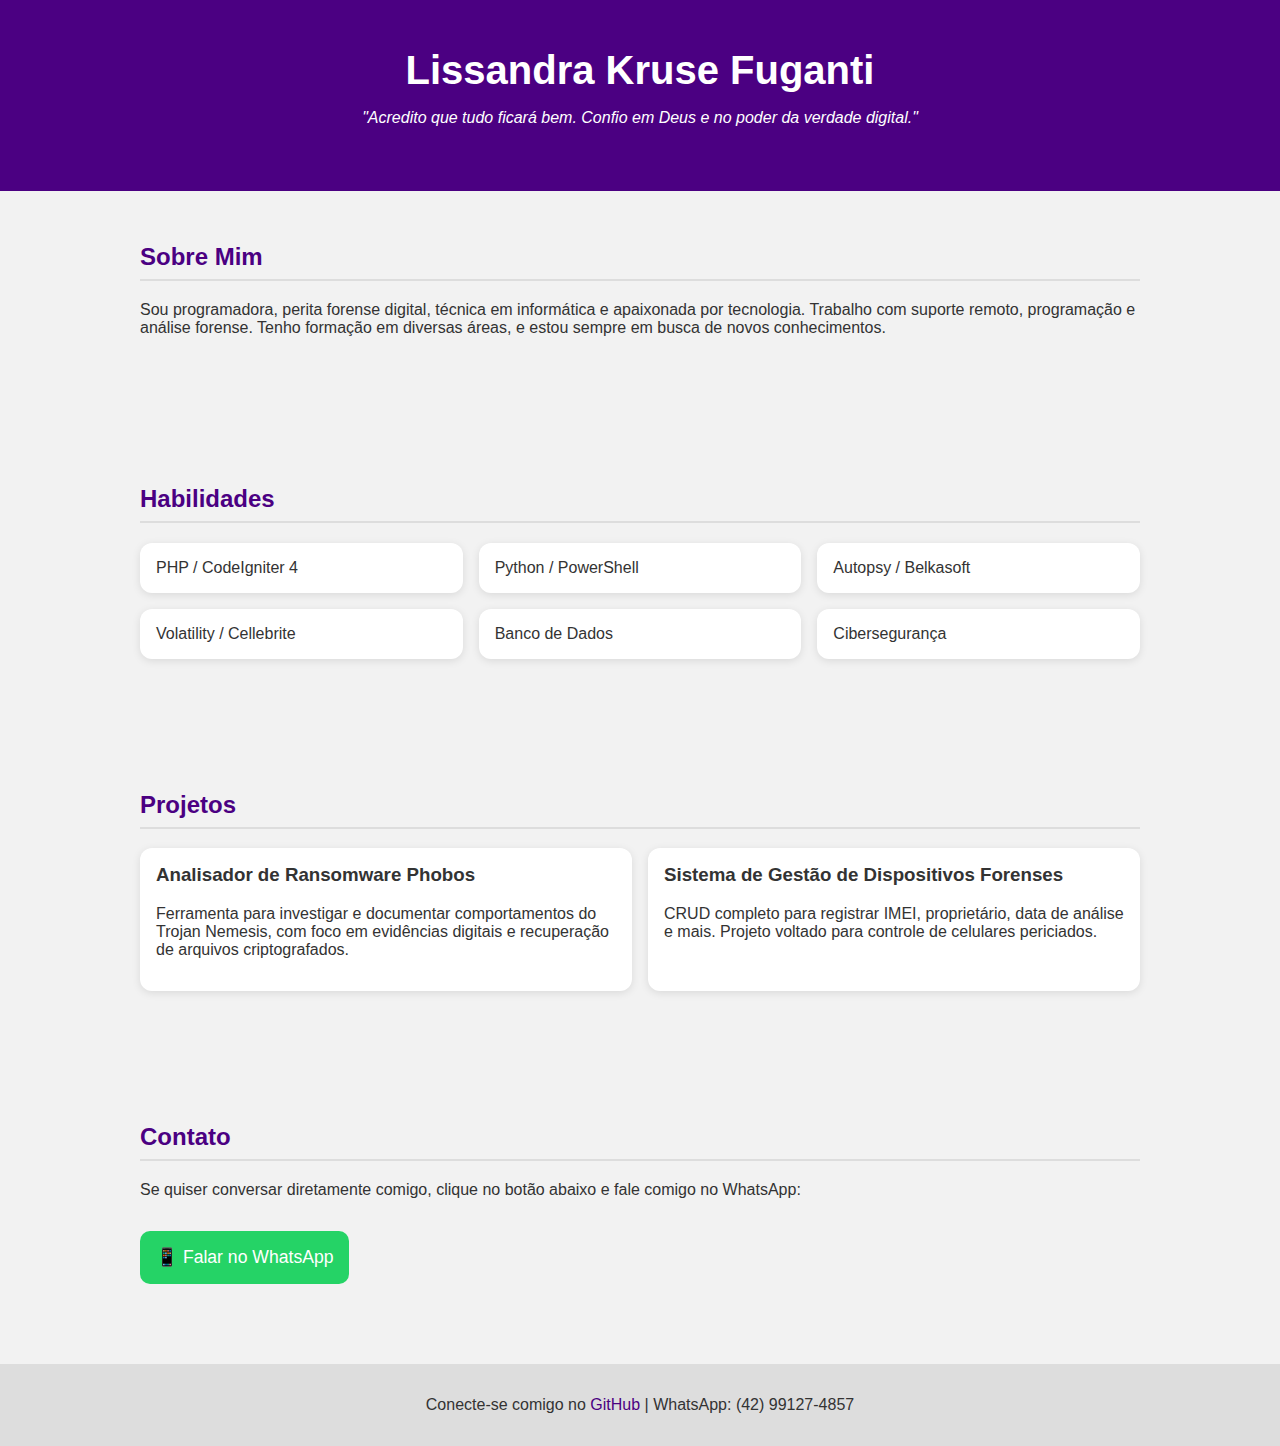
<file: index.html>
<!DOCTYPE html>
<html lang="pt-br">
<head>
  <meta charset="UTF-8" />
  <meta name="viewport" content="width=device-width, initial-scale=1.0"/>
  <title>Lissandra Kruse Fuganti | Portfólio</title>
  <style>
    body {
      margin: 0;
      font-family: 'Segoe UI', sans-serif;
      background: #f2f2f2;
      color: #333;
    }
    header {
      background: #4b0082;
      color: white;
      padding: 3rem 1rem;
      text-align: center;
    }
    header h1 {
      margin: 0;
      font-size: 2.5rem;
    }
    header p {
      font-style: italic;
    }
    section {
      padding: 2rem;
      max-width: 1000px;
      margin: auto;
    }
    .about, .skills, .projects, .contact {
      margin-bottom: 3rem;
    }
    h2 {
      color: #4b0082;
      border-bottom: 2px solid #ddd;
      padding-bottom: 0.5rem;
    }
    .skills-list, .project-list {
      display: grid;
      grid-template-columns: repeat(auto-fit, minmax(250px, 1fr));
      gap: 1rem;
    }
    .skill, .project {
      background: white;
      padding: 1rem;
      border-radius: 12px;
      box-shadow: 0 2px 8px rgba(0,0,0,0.1);
    }
    .project h3 {
      margin-top: 0;
    }
    .whatsapp-button {
      background-color: #25D366;
      color: white;
      padding: 1rem;
      font-size: 1.1rem;
      border: none;
      border-radius: 10px;
      cursor: pointer;
      text-align: center;
      text-decoration: none;
      display: inline-block;
      margin-top: 1rem;
    }
    .whatsapp-button:hover {
      background-color: #1ebe57;
    }
    footer {
      background: #ddd;
      padding: 1rem;
      text-align: center;
    }
    a {
      color: #4b0082;
      text-decoration: none;
    }
  </style>
</head>
<body>

<header>
  <h1>Lissandra Kruse Fuganti</h1>
  <p>"Acredito que tudo ficará bem. Confio em Deus e no poder da verdade digital."</p>
</header>

<section class="about">
  <h2>Sobre Mim</h2>
  <p>Sou programadora, perita forense digital, técnica em informática e apaixonada por tecnologia. Trabalho com suporte remoto, programação e análise forense. Tenho formação em diversas áreas, e estou sempre em busca de novos conhecimentos.</p>
</section>

<section class="skills">
  <h2>Habilidades</h2>
  <div class="skills-list">
    <div class="skill">PHP / CodeIgniter 4</div>
    <div class="skill">Python / PowerShell</div>
    <div class="skill">Autopsy / Belkasoft</div>
    <div class="skill">Volatility / Cellebrite</div>
    <div class="skill">Banco de Dados</div>
    <div class="skill">Cibersegurança</div>
  </div>
</section>

<section class="projects">
  <h2>Projetos</h2>
  <div class="project-list">
    <div class="project">
      <h3>Analisador de Ransomware Phobos</h3>
      <p>Ferramenta para investigar e documentar comportamentos do Trojan Nemesis, com foco em evidências digitais e recuperação de arquivos criptografados.</p>
    </div>
    <div class="project">
      <h3>Sistema de Gestão de Dispositivos Forenses</h3>
      <p>CRUD completo para registrar IMEI, proprietário, data de análise e mais. Projeto voltado para controle de celulares periciados.</p>
    </div>
  </div>
</section>

<section class="contact">
  <h2>Contato</h2>
  <p>Se quiser conversar diretamente comigo, clique no botão abaixo e fale comigo no WhatsApp:</p>
  <a class="whatsapp-button" href="https://wa.me/5542991274857" target="_blank">
    📱 Falar no WhatsApp
  </a>
</section>

<footer>
  <p>Conecte-se comigo no <a href="https://github.com/fuganti1976" target="_blank">GitHub</a> | WhatsApp: (42) 99127-4857</p>
</footer>

</body>
</html>
</file>
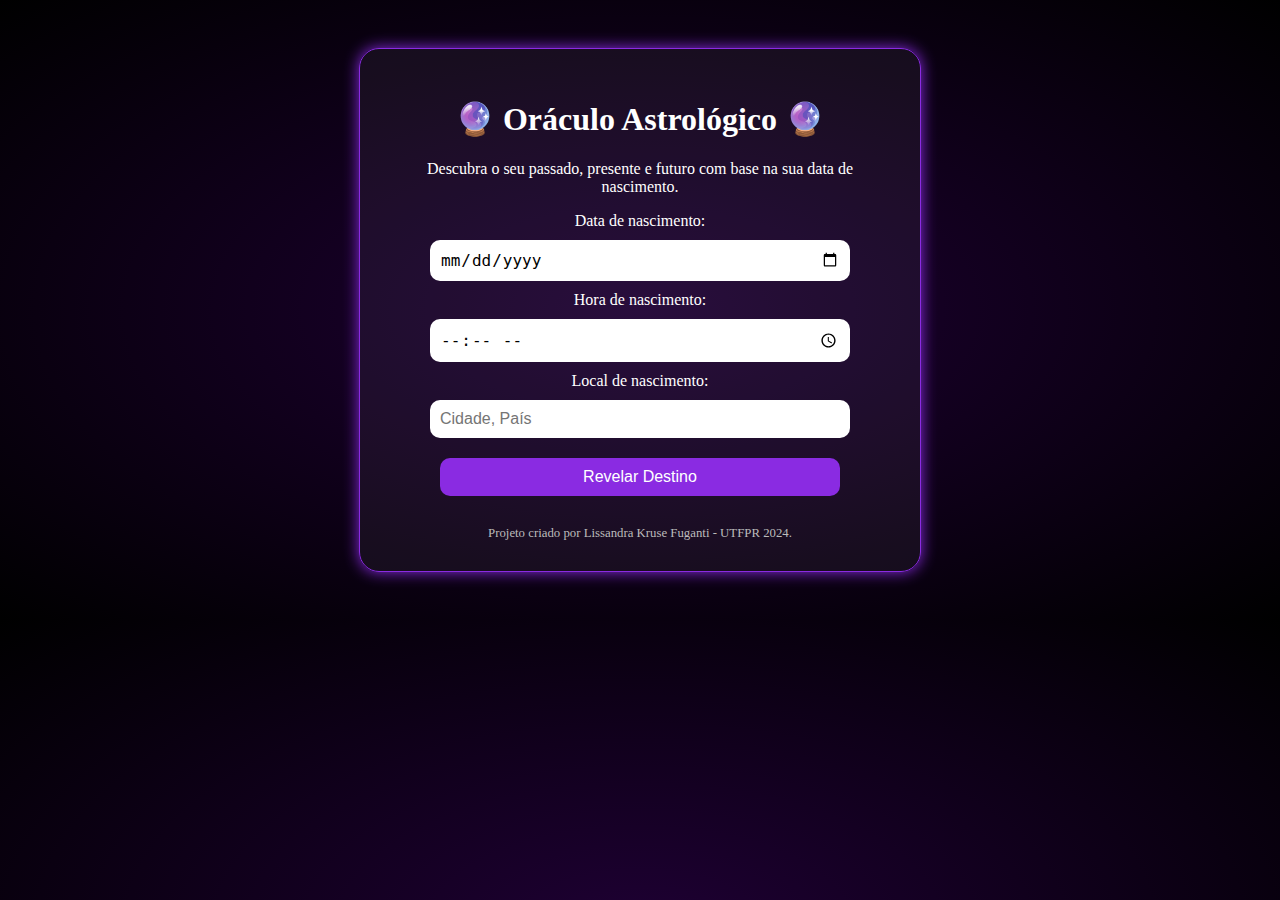
<file: astrologia.html>
<!DOCTYPE html>
<html lang="pt-BR">
<head>
  <meta charset="UTF-8">
  <meta name="viewport" content="width=device-width, initial-scale=1.0">
  <title>Oráculo Astrológico</title>
  <style>
    body {
      background: radial-gradient(ellipse at center, #1e0033 0%, #000000 100%);
      color: #fff;
      font-family: 'Georgia', serif;
      text-align: center;
      padding: 40px;
    }
    .container {
      background: rgba(255, 255, 255, 0.05);
      border: 1px solid #8a2be2;
      border-radius: 20px;
      padding: 30px;
      max-width: 500px;
      margin: auto;
      box-shadow: 0 0 15px #8a2be2;
    }
    input, button {
      padding: 10px;
      margin: 10px;
      width: 80%;
      border-radius: 10px;
      border: none;
      font-size: 1rem;
    }
    button {
      background-color: #8a2be2;
      color: white;
      cursor: pointer;
    }
    button:hover {
      background-color: #6a1ab0;
    }
    .hidden {
      display: none;
    }
    .credits {
      margin-top: 20px;
      font-size: 0.8rem;
      color: #bbb;
    }
  </style>
</head>
<body>
  <div class="container">
    <h1>🔮 Oráculo Astrológico 🔮</h1>
    <p>Descubra o seu passado, presente e futuro com base na sua data de nascimento.</p>
    <form id="astroForm">
      <label>Data de nascimento:</label>
      <input type="date" id="birthDate" required><br>
      <label>Hora de nascimento:</label>
      <input type="time" id="birthTime" required><br>
      <label>Local de nascimento:</label>
      <input type="text" id="birthPlace" placeholder="Cidade, País" required><br>
      <button type="submit">Revelar Destino</button>
    </form>
    <div id="result" class="hidden">
      <h2>✨ Sua Leitura Astrológica ✨</h2>
      <p id="past"></p>
      <p id="present"></p>
      <p id="future"></p>
    </div>
    <div class="credits">
      Projeto criado por Lissandra Kruse Fuganti - UTFPR 2024.
    </div>
  </div>

  <script>
    const form = document.getElementById("astroForm");
    const result = document.getElementById("result");
    const pastEl = document.getElementById("past");
    const presentEl = document.getElementById("present");
    const futureEl = document.getElementById("future");

    const signos = [
      { nome: "Áries",      inicio: "03-21", fim: "04-19" },
      { nome: "Touro",      inicio: "04-20", fim: "05-20" },
      { nome: "Gêmeos",     inicio: "05-21", fim: "06-20" },
      { nome: "Câncer",     inicio: "06-21", fim: "07-22" },
      { nome: "Leão",       inicio: "07-23", fim: "08-22" },
      { nome: "Virgem",     inicio: "08-23", fim: "09-22" },
      { nome: "Libra",      inicio: "09-23", fim: "10-22" },
      { nome: "Escorpião",  inicio: "10-23", fim: "11-21" },
      { nome: "Sagitário",  inicio: "11-22", fim: "12-21" },
      { nome: "Capricórnio",inicio: "12-22", fim: "01-19" },
      { nome: "Aquário",    inicio: "01-20", fim: "02-18" },
      { nome: "Peixes",     inicio: "02-19", fim: "03-20" },
    ];

    function descobrirSigno(dataStr) {
      const data = new Date(dataStr);
      const mes = (data.getMonth() + 1).toString().padStart(2, '0');
      const dia = data.getDate().toString().padStart(2, '0');
      const mmdd = `${mes}-${dia}`;

      for (let s of signos) {
        if (
          (s.inicio <= mmdd && mmdd <= s.fim) ||
          (s.inicio > s.fim && (mmdd >= s.inicio || mmdd <= s.fim))
        ) {
          return s.nome;
        }
      }
      return "Desconhecido";
    }

    function gerarMensagens(signo) {
      const mensagens = {
        "Áries": ["Você superou grandes desafios com coragem.","Seu presente pede ação e iniciativa.","O futuro reserva vitórias para quem ousar."],
        "Touro": ["Sua história é marcada por resistência e estabilidade.","O momento atual pede conexão com o corpo e prazer.","Em breve, uma nova fonte de segurança surgirá."],
        "Gêmeos": ["Você sempre buscou conhecimento e troca.","Agora é hora de comunicar suas ideias ao mundo.","Novos encontros trarão sabedoria inesperada."],
        "Câncer": ["Você carregou o passado como parte de sua alma.","O presente pede acolhimento e conexão emocional.","O futuro trará crescimento através da família e lar."],
        "Leão": ["Você nasceu para brilhar e liderar.","Este é um momento para afirmar sua luz.","O universo prepara aplausos e conquistas."],
        "Virgem": ["Você construiu sua história com dedicação.","Agora é hora de organizar e servir com propósito.","O futuro trará recompensas por sua disciplina."],
        "Libra": ["Seu passado foi guiado pela busca por harmonia.","O presente pede equilíbrio em suas relações.","Em breve, alianças importantes serão formadas."],
        "Escorpião": ["Você enfrentou sombras e renasceu várias vezes.","Agora é tempo de transformar dor em poder.","O futuro revela mistérios e grandes curas."],
        "Sagitário": ["Você sempre foi movido pela fé e aventura.","Neste momento, busque novos horizontes.","Grandes viagens – físicas ou espirituais – se aproximam."],
        "Capricórnio": ["Você construiu com esforço e responsabilidade.","Hoje é tempo de assumir o comando.","O futuro trará reconhecimento duradouro."],
        "Aquário": ["Você sempre foi diferente e visionário.","O presente pede inovação e autenticidade.","Um futuro revolucionário se desenha no seu caminho."],
        "Peixes": ["Sua alma viveu sonhos e intuições profundas.","Este é o momento de confiar no invisível.","Transformações espirituais estão chegando."]
      };

      return mensagens[signo] || ["Passado misterioso", "Presente indefinido", "Futuro incerto"];
    }

    form.addEventListener("submit", function(e) {
      e.preventDefault();
      const data = document.getElementById("birthDate").value;
      const signo = descobrirSigno(data);
      const [passado, presente, futuro] = gerarMensagens(signo);

      pastEl.textContent = `🔙 Passado (${signo}): ${passado}`;
      presentEl.textContent = `🔛 Presente: ${presente}`;
      futureEl.textContent = `🔮 Futuro: ${futuro}`;
      result.classList.remove("hidden");
    });
  </script>
</body>
</html>
</file>
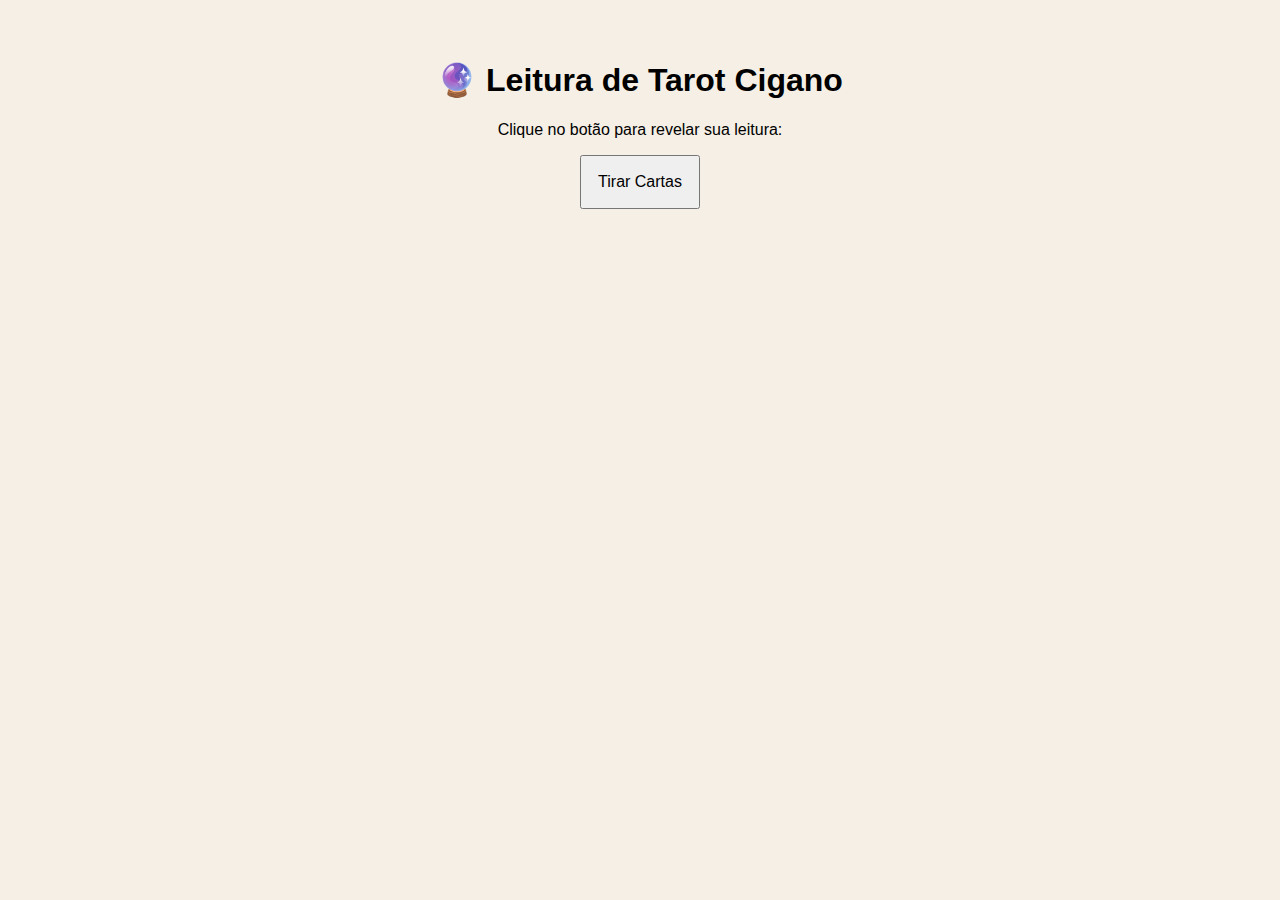
<file: cartas.html.html>
<!DOCTYPE html>
<html lang="pt-BR">
<head>
  <meta charset="UTF-8">
  <title>Leitura de Tarot Cigano</title>
  <style>
    body {
      font-family: Arial, sans-serif;
      text-align: center;
      padding: 2em;
      background: #f5efe6;
    }
    .carta {
      margin: 1em;
      padding: 1em;
      border: 1px solid #ccc;
      background: #fff;
      border-radius: 10px;
      box-shadow: 2px 2px 10px rgba(0,0,0,0.1);
    }
    button {
      padding: 1em;
      font-size: 1em;
      cursor: pointer;
    }
  </style>
</head>
<body>
  <h1>🔮 Leitura de Tarot Cigano</h1>
  <p>Clique no botão para revelar sua leitura:</p>
  <button onclick="lerCartas()">Tirar Cartas</button>

  <div id="resultado"></div>

  <script>
    const cartas = [
      {
        nome: "O Cavaleiro",
        significado: "Essa carta representa movimento, ação e chegada de novidades. Ela anuncia uma visita inesperada, uma mensagem importante ou um convite que trará mudanças. Se você estava esperando por uma resposta, ela está a caminho."
      },
      {
        nome: "O Trevo",
        significado: "O Trevo simboliza pequenas oportunidades e sorte passageira. Pode indicar obstáculos temporários que, com leveza e fé, podem ser superados. Aproveite o momento com sabedoria e mantenha o bom humor diante dos imprevistos."
      },
      {
        nome: "O Navio",
        significado: "Representa viagens, mudanças de ambiente ou novos rumos na vida. Pode ser tanto uma mudança física quanto emocional. Este é um bom momento para explorar novos horizontes e expandir seus limites."
      },
      {
        nome: "A Casa",
        significado: "Esta carta remete à família, estrutura, segurança e raízes. Pode indicar que o foco deve estar no seu lar ou em sua base emocional. Cuide do seu espaço interior e valorize quem está ao seu redor."
      },
      {
        nome: "A Árvore",
        significado: "A Árvore fala de crescimento, saúde e conexões espirituais profundas. Um bom sinal para questões de bem-estar e evolução pessoal. Plante boas sementes agora para colher frutos mais tarde."
      },
      {
        nome: "As Nuvens",
        significado: "Simboliza confusão, dúvidas e incertezas passageiras. O momento pede cautela. Evite decisões importantes por agora. Espere as nuvens se dissiparem para enxergar com mais clareza."
      },
      {
        nome: "A Serpente",
        significado: "A Serpente pode indicar sedução, traição ou uma pessoa manipuladora. Mas também representa sabedoria oculta e intuição aguçada. Preste atenção nos seus instintos. Nem tudo é o que parece ser."
      },
      {
        nome: "O Caixão",
        significado: "Fala de encerramentos, transformações e renascimentos. É hora de deixar o passado para trás. Algo precisa morrer para que algo novo possa nascer. Liberte-se do que te prende."
      },
      {
        nome: "A Estrela",
        significado: "Essa carta é um sinal de esperança, espiritualidade e proteção divina. Indica que você está no caminho certo. Confie nos seus sonhos e mantenha a fé, mesmo diante das dificuldades."
      },
      {
        nome: "O Sol",
        significado: "Simboliza sucesso, alegria, energia positiva e vitalidade. É um sinal claro de que dias melhores estão chegando. Acredite em você e siga em frente com coragem. A vitória é certa."
      }
    ];
    
    

    function lerCartas() {
      const resultado = document.getElementById("resultado");
      resultado.innerHTML = "";

      const sorteadas = [];
      while (sorteadas.length < 3) {
        const indice = Math.floor(Math.random() * cartas.length);
        if (!sorteadas.includes(indice)) {
          sorteadas.push(indice);
        }
      }

      const posicoes = ["Passado", "Presente", "Futuro"];
      sorteadas.forEach((indice, i) => {
        const carta = cartas[indice];
        const div = document.createElement("div");
        div.className = "carta";
        div.innerHTML = `<strong>${posicoes[i]}:</strong> ${carta.nome}<br><em>${carta.significado}</em>`;
        resultado.appendChild(div);
      });
    }
  </script>
</body>
</html>
</file>
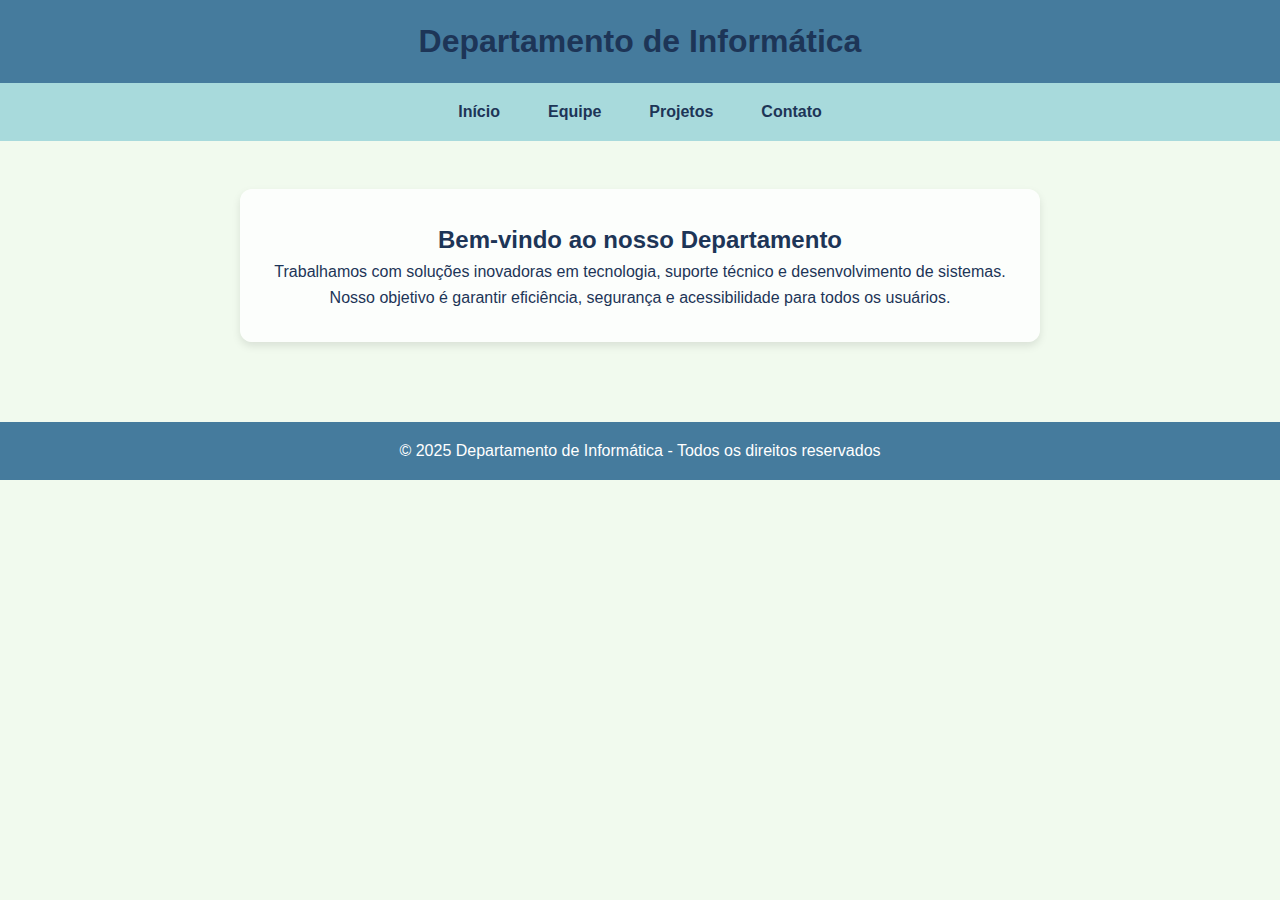
<file: departamento.html>
<!DOCTYPE html>
<html lang="pt-BR">
<head>
  <meta charset="UTF-8" />
  <meta name="viewport" content="width=device-width, initial-scale=1.0" />
  <title>Departamento de Informática</title>
  <style>
    :root {
      --cor-primaria: #a8dadc;
      --cor-secundaria: #f1faee;
      --cor-texto: #1d3557;
      --cor-destaque: #ffb4a2;
      --cor-menu: #457b9d;
    }

    * {
      margin: 0;
      padding: 0;
      box-sizing: border-box;
    }

    body {
      font-family: "Segoe UI", Tahoma, Geneva, Verdana, sans-serif;
      background-color: var(--cor-secundaria);
      color: var(--cor-texto);
      line-height: 1.6;
      padding: 0;
    }

    header {
      background-color: var(--cor-menu);
      color: white;
      padding: 1rem;
      text-align: center;
    }

    nav {
      display: flex;
      justify-content: center;
      gap: 1rem;
      flex-wrap: wrap;
      background-color: var(--cor-primaria);
      padding: 0.5rem;
    }

    nav a {
      text-decoration: none;
      color: var(--cor-texto);
      font-weight: bold;
      padding: 0.5rem 1rem;
      border-radius: 8px;
      transition: background 0.3s;
    }

    nav a:hover {
      background-color: var(--cor-destaque);
    }

    main {
      padding: 2rem;
      text-align: center;
    }

    section {
      background-color: #ffffffcc;
      padding: 2rem;
      margin: 1rem auto;
      border-radius: 12px;
      max-width: 800px;
      box-shadow: 0 4px 8px rgba(0, 0, 0, 0.1);
    }

    h1, h2 {
      color: var(--cor-texto);
    }

    footer {
      text-align: center;
      padding: 1rem;
      background-color: var(--cor-menu);
      color: white;
      margin-top: 2rem;
    }

    @media (max-width: 600px) {
      nav {
        flex-direction: column;
      }

      section {
        margin: 1rem;
      }
    }
  </style>
</head>
<body>
  <header>
    <h1>Departamento de Informática</h1>
  </header>

  <nav aria-label="Menu principal">
    <a href="#">Início</a>
    <a href="#">Equipe</a>
    <a href="#">Projetos</a>
    <a href="#">Contato</a>
  </nav>

  <main>
    <section>
      <h2>Bem-vindo ao nosso Departamento</h2>
      <p>Trabalhamos com soluções inovadoras em tecnologia, suporte técnico e desenvolvimento de sistemas. Nosso objetivo é garantir eficiência, segurança e acessibilidade para todos os usuários.</p>
    </section>
  </main>

  <footer>
    &copy; 2025 Departamento de Informática - Todos os direitos reservados
  </footer>
</body>
</html>
</file>
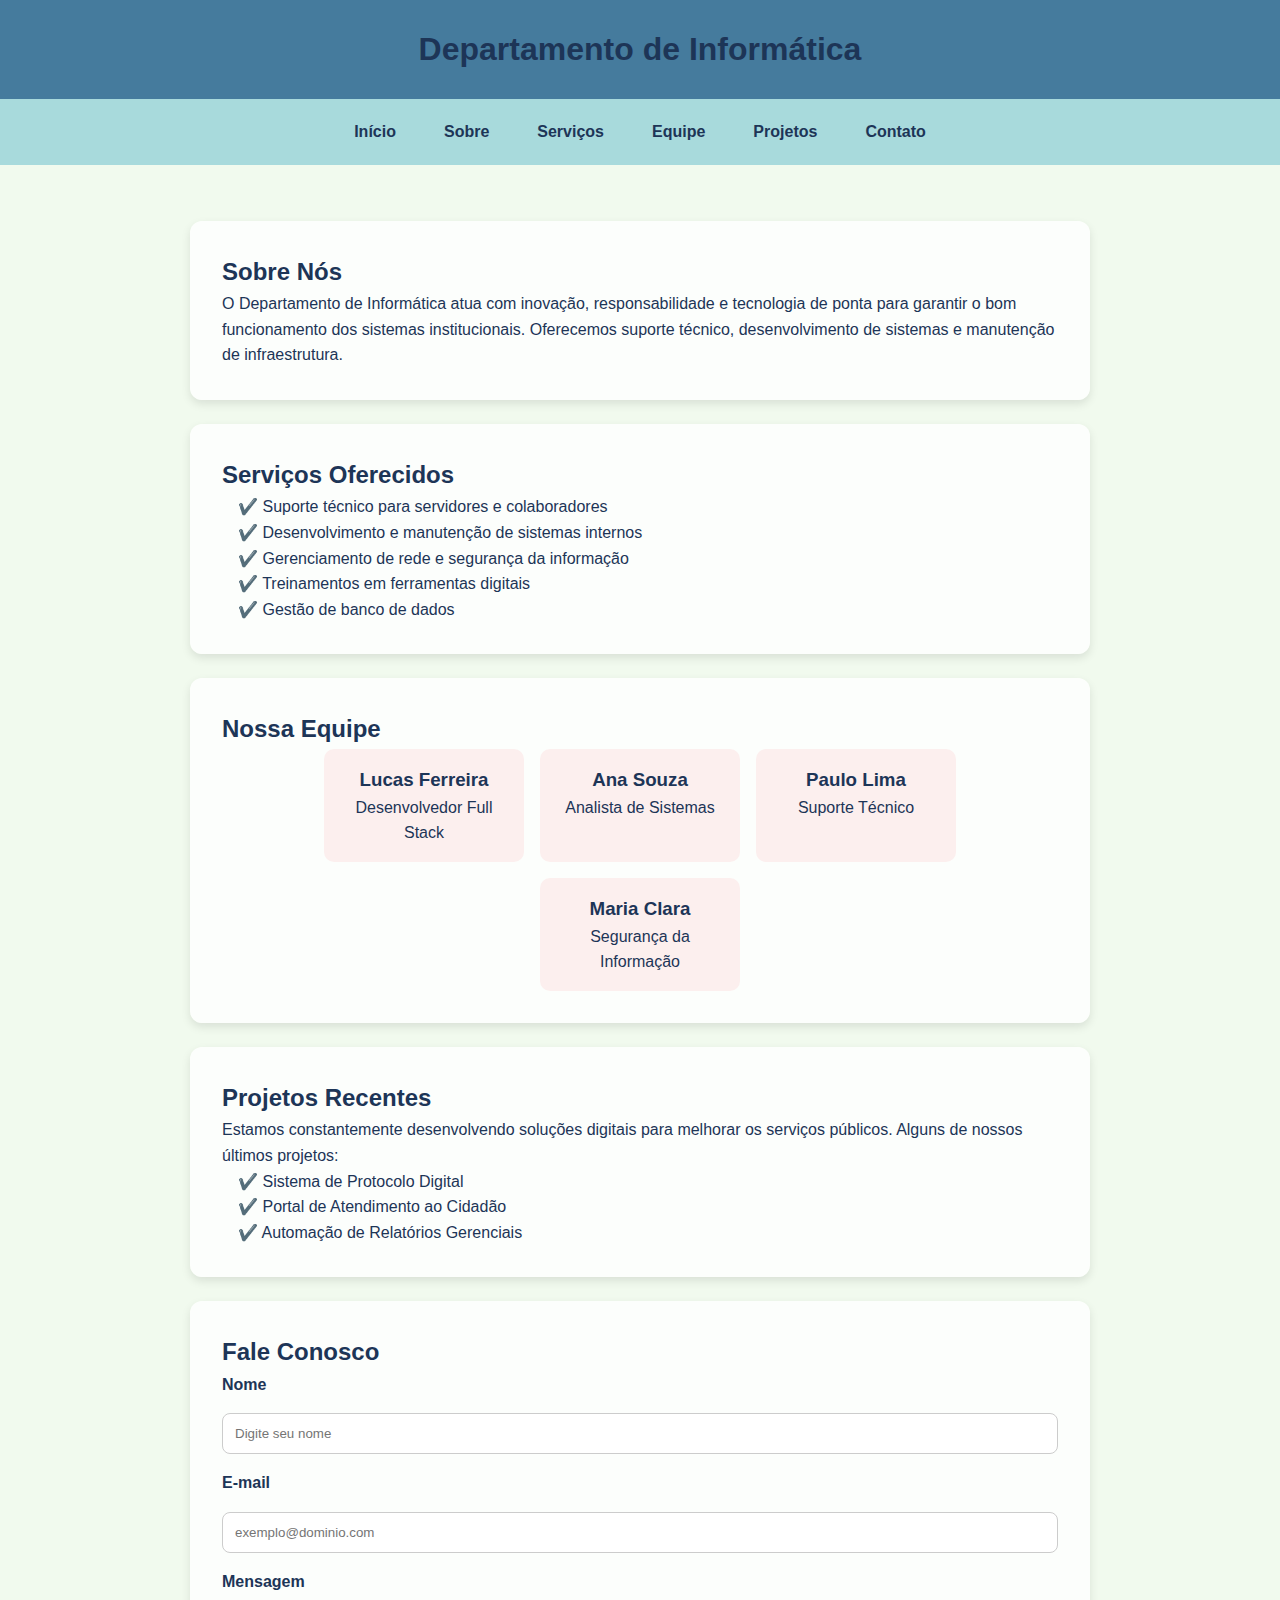
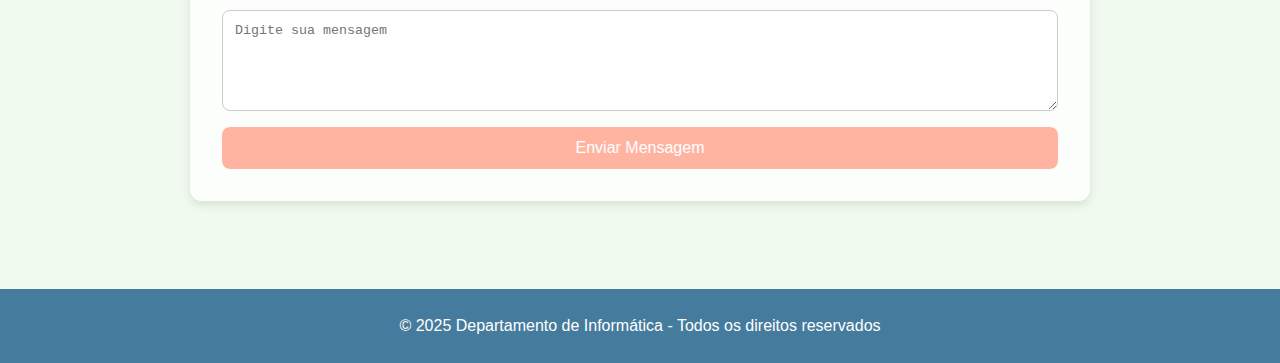
<file: departamento2.html>
<!DOCTYPE html>
<html lang="pt-BR">
<head>
  <meta charset="UTF-8" />
  <meta name="viewport" content="width=device-width, initial-scale=1.0" />
  <title>Departamento de Informática</title>
  <style>
    :root {
      --cor-primaria: #a8dadc;
      --cor-secundaria: #f1faee;
      --cor-texto: #1d3557;
      --cor-destaque: #ffb4a2;
      --cor-menu: #457b9d;
    }

    * {
      margin: 0;
      padding: 0;
      box-sizing: border-box;
    }

    body {
      font-family: "Segoe UI", Tahoma, Geneva, Verdana, sans-serif;
      background-color: var(--cor-secundaria);
      color: var(--cor-texto);
      line-height: 1.6;
    }

    header {
      background-color: var(--cor-menu);
      color: white;
      padding: 1.5rem;
      text-align: center;
    }

    nav {
      display: flex;
      justify-content: center;
      gap: 1rem;
      flex-wrap: wrap;
      background-color: var(--cor-primaria);
      padding: 0.75rem;
    }

    nav a {
      text-decoration: none;
      color: var(--cor-texto);
      font-weight: bold;
      padding: 0.5rem 1rem;
      border-radius: 8px;
      transition: background 0.3s;
    }

    nav a:hover {
      background-color: var(--cor-destaque);
    }

    main {
      padding: 2rem;
    }

    section {
      background-color: #ffffffcc;
      padding: 2rem;
      margin: 1.5rem auto;
      border-radius: 12px;
      max-width: 900px;
      box-shadow: 0 4px 10px rgba(0, 0, 0, 0.1);
    }

    h1, h2 {
      color: var(--cor-texto);
    }

    ul {
      list-style: none;
      padding-left: 1rem;
    }

    ul li::before {
      content: "✔️ ";
      color: var(--cor-destaque);
    }

    .equipe {
      display: flex;
      flex-wrap: wrap;
      gap: 1rem;
      justify-content: center;
    }

    .membro {
      background-color: #fcefee;
      border-radius: 10px;
      padding: 1rem;
      width: 200px;
      text-align: center;
    }

    form {
      display: flex;
      flex-direction: column;
      gap: 1rem;
    }

    label {
      font-weight: bold;
    }

    input, textarea {
      padding: 0.75rem;
      border-radius: 8px;
      border: 1px solid #ccc;
    }

    button {
      background-color: var(--cor-destaque);
      color: white;
      border: none;
      padding: 0.75rem;
      border-radius: 8px;
      font-size: 1rem;
      cursor: pointer;
    }

    button:hover {
      background-color: #ffa38a;
    }

    footer {
      text-align: center;
      padding: 1.5rem;
      background-color: var(--cor-menu);
      color: white;
      margin-top: 2rem;
    }

    @media (max-width: 600px) {
      nav {
        flex-direction: column;
      }

      .equipe {
        flex-direction: column;
        align-items: center;
      }

      section {
        margin: 1rem;
      }
    }
  </style>
</head>
<body>
  <header>
    <h1>Departamento de Informática</h1>
  </header>

  <nav aria-label="Menu principal">
    <a href="#">Início</a>
    <a href="#sobre">Sobre</a>
    <a href="#servicos">Serviços</a>
    <a href="#equipe">Equipe</a>
    <a href="#projetos">Projetos</a>
    <a href="#contato">Contato</a>
  </nav>

  <main>
    <section id="sobre">
      <h2>Sobre Nós</h2>
      <p>O Departamento de Informática atua com inovação, responsabilidade e tecnologia de ponta para garantir o bom funcionamento dos sistemas institucionais. Oferecemos suporte técnico, desenvolvimento de sistemas e manutenção de infraestrutura.</p>
    </section>

    <section id="servicos">
      <h2>Serviços Oferecidos</h2>
      <ul>
        <li>Suporte técnico para servidores e colaboradores</li>
        <li>Desenvolvimento e manutenção de sistemas internos</li>
        <li>Gerenciamento de rede e segurança da informação</li>
        <li>Treinamentos em ferramentas digitais</li>
        <li>Gestão de banco de dados</li>
      </ul>
    </section>

    <section id="equipe">
      <h2>Nossa Equipe</h2>
      <div class="equipe">
        <div class="membro">
          <h3>Lucas Ferreira</h3>
          <p>Desenvolvedor Full Stack</p>
        </div>
        <div class="membro">
          <h3>Ana Souza</h3>
          <p>Analista de Sistemas</p>
        </div>
        <div class="membro">
          <h3>Paulo Lima</h3>
          <p>Suporte Técnico</p>
        </div>
        <div class="membro">
          <h3>Maria Clara</h3>
          <p>Segurança da Informação</p>
        </div>
      </div>
    </section>

    <section id="projetos">
      <h2>Projetos Recentes</h2>
      <p>Estamos constantemente desenvolvendo soluções digitais para melhorar os serviços públicos. Alguns de nossos últimos projetos:</p>
      <ul>
        <li>Sistema de Protocolo Digital</li>
        <li>Portal de Atendimento ao Cidadão</li>
        <li>Automação de Relatórios Gerenciais</li>
      </ul>
    </section>

    <section id="contato">
      <h2>Fale Conosco</h2>
      <form aria-label="Formulário de contato">
        <label for="nome">Nome</label>
        <input type="text" id="nome" name="nome" placeholder="Digite seu nome" required>

        <label for="email">E-mail</label>
        <input type="email" id="email" name="email" placeholder="exemplo@dominio.com" required>

        <label for="mensagem">Mensagem</label>
        <textarea id="mensagem" name="mensagem" rows="5" placeholder="Digite sua mensagem" required></textarea>

        <button type="submit">Enviar Mensagem</button>
      </form>
    </section>
  </main>

  <footer>
    &copy; 2025 Departamento de Informática - Todos os direitos reservados
  </footer>
</body>
</html>
</file>
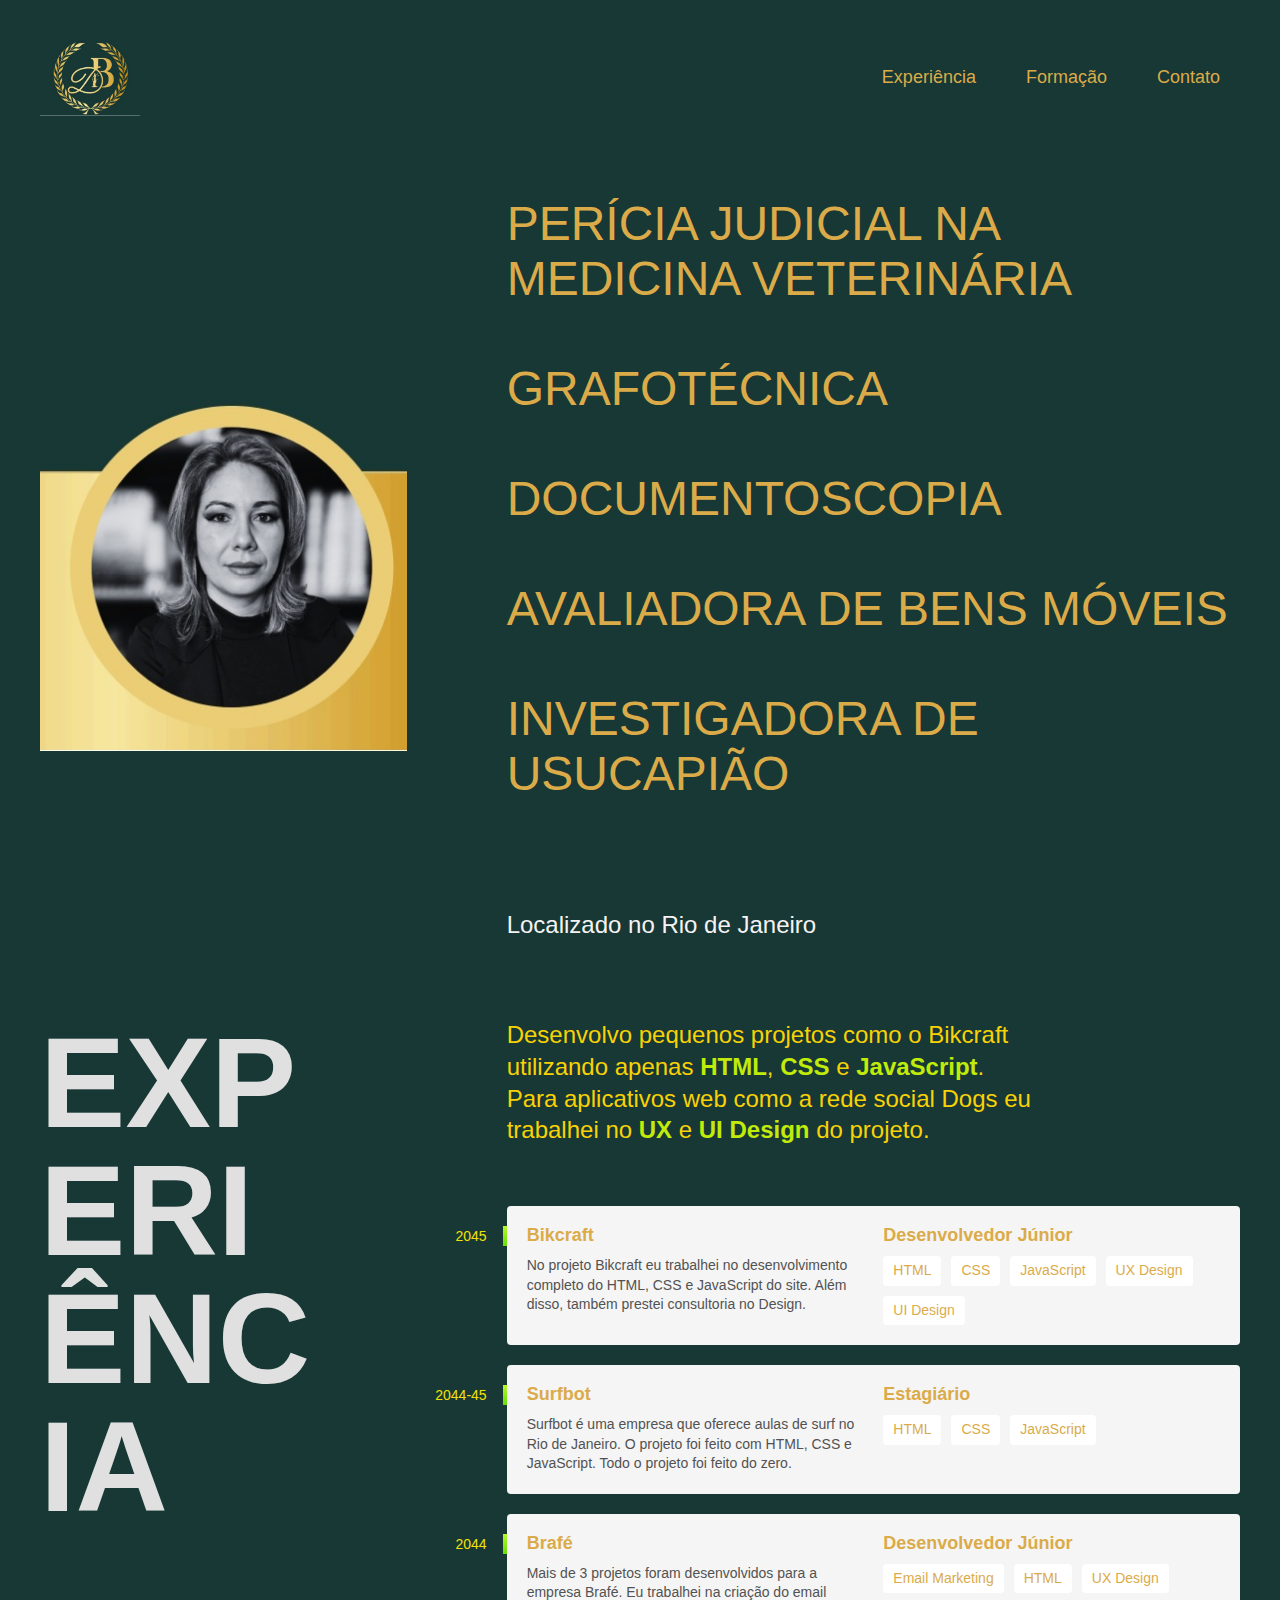
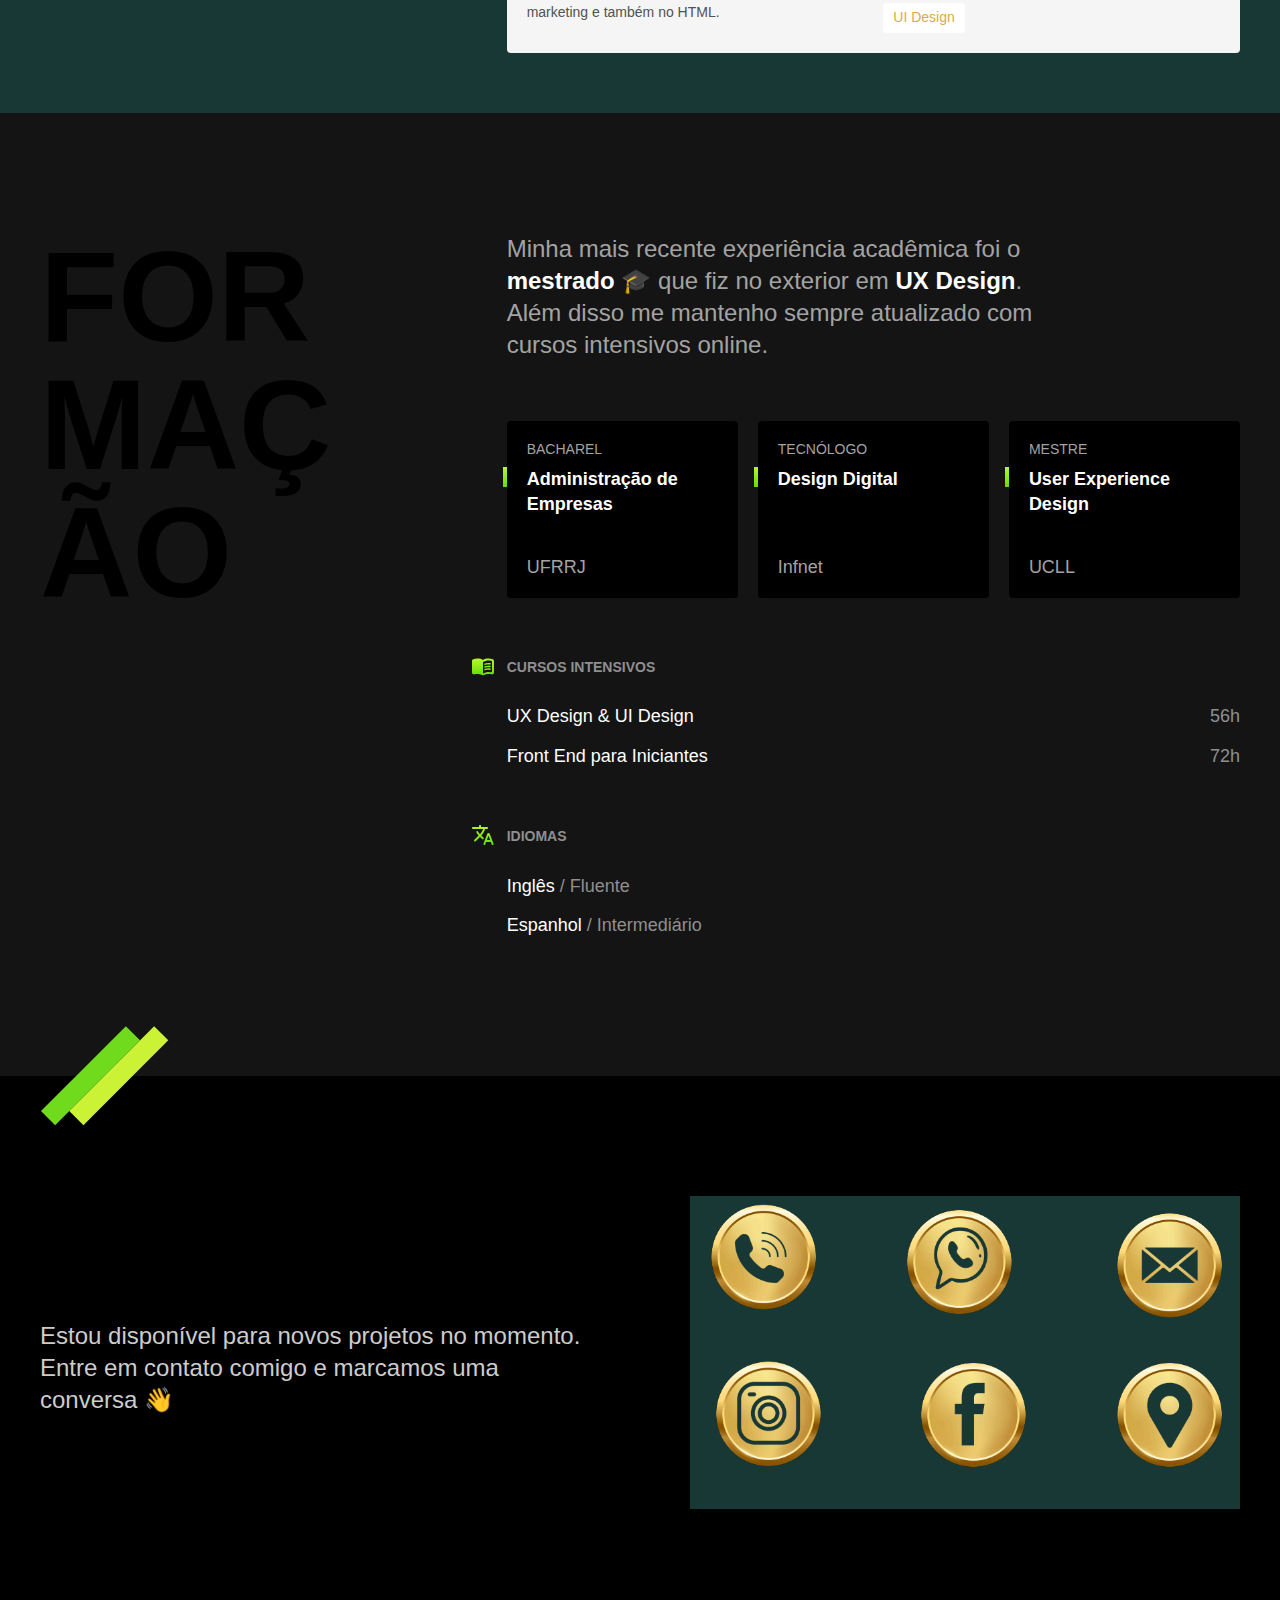
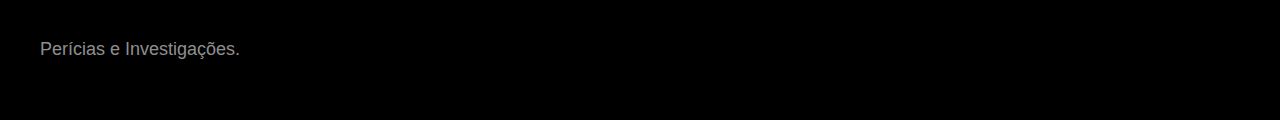
<file: index2.html>
<!DOCTYPE html>
<html lang="pt-br">

<head>
  <meta charset="UTF-8">
  <meta name="viewport" content="width=device-width, initial-scale=1.0">
  <title>Perícias e Investigações</title>
  <link rel="stylesheet" href="./css/style.css">
</head>

<body>
  <header class="header">
    <img src="./img/marca.jpg" alt="marca" width="100px">
    <nav>
      <ul class="header-menu">
        <li><a href="#experiencia">Experiência</a></li>
        <li><a href="#formacao">Formação</a></li>
        <li><a href="#contato">Contato</a></li>
      </ul>
    </nav>
  </header>

  <main class="introducao">
    <img src="./img/rosto.jpg" alt="Rosto">
    <div class="menu-imagem"><P>
      <ul><li>PERÍCIA JUDICIAL NA
        MEDICINA VETERINÁRIA</li><br>
      <li> GRAFOTÉCNICA</li><br>
    <li> DOCUMENTOSCOPIA</li><br>
  <li> AVALIADORA DE BENS MÓVEIS</li><br>
<li> INVESTIGADORA DE USUCAPIÃO</li>
      </ul></P><br><br>
      <p>Localizado no Rio de Janeiro </p>
    </div>
  </main>

  <section class="experiencia" id="experiencia" aria-label="Experiência">
    <h2 class="subtitulo">Experiência</h2>
    <div>
      <p class="experiencia-texto">Desenvolvo pequenos projetos como o Bikcraft utilizando apenas <strong>HTML</strong>, <strong>CSS</strong> e <strong>JavaScript</strong>. Para aplicativos web como a rede social Dogs eu trabalhei no <strong>UX</strong> e <strong>UI Design</strong> do projeto.</p>

      <div class="empresa">
        <span class="empresa-ano">2045</span>
        <h3 class="empresa-titulo">Bikcraft</h3>
        <span class="empresa-titulo">Desenvolvedor Júnior</span>
        <p class="empresa-texto">No projeto Bikcraft eu trabalhei no desenvolvimento completo do HTML, CSS e JavaScript do site. Além disso, também prestei consultoria no Design.</p>
        <ul class="empresa-habilidades">
          <li>HTML</li>
          <li>CSS</li>
          <li>JavaScript</li>
          <li>UX Design</li>
          <li>UI Design</li>
        </ul>
      </div>

      <div class="empresa">
        <span class="empresa-ano">2044-45</span>
        <h3 class="empresa-titulo">Surfbot</h3>
        <span class="empresa-titulo">Estagiário</span>
        <p class="empresa-texto">Surfbot é uma empresa que oferece aulas de surf no Rio de Janeiro. O projeto foi feito com HTML, CSS e JavaScript. Todo o projeto foi feito do zero.</p>
        <ul class="empresa-habilidades">
          <li>HTML</li>
          <li>CSS</li>
          <li>JavaScript</li>
        </ul>
      </div>

      <div class="empresa">
        <span class="empresa-ano">2044</span>
        <h3 class="empresa-titulo">Brafé</h3>
        <span class="empresa-titulo">Desenvolvedor Júnior</span>
        <p class="empresa-texto">Mais de 3 projetos foram desenvolvidos para a empresa Brafé. Eu trabalhei na criação do email marketing e também no HTML.</p>
        <ul class="empresa-habilidades">
          <li>Email Marketing</li>
          <li>HTML</li>
          <li>UX Design</li>
          <li>UI Design</li>
        </ul>
      </div>

    </div>
  </section>

  <section class="formacao" id="formacao" aria-label="Formação">
    <div class="formacao-container">
      <h2 class="subtitulo">Formação</h2>

      <div>
        <p class="formacao-texto">
          Minha mais recente experiência acadêmica foi o <strong>mestrado</strong> 🎓 que fiz no exterior em <strong>UX Design</strong>. Além disso me mantenho sempre atualizado com cursos intensivos online.
        </p>

        <ul class="faculdade-lista">
          <li class="faculdade">
            <span class="faculdade-tipo">Bacharel</span>
            <h3 class="faculdade-curso">Administração de Empresas</h3>
            <span class="faculdade-instituicao">UFRRJ</span>
          </li>
          <li class="faculdade">
            <span class="faculdade-tipo">Tecnólogo</span>
            <h3 class="faculdade-curso">Design Digital</h3>
            <span class="faculdade-instituicao">Infnet</span>
          </li>
          <li class="faculdade">
            <span class="faculdade-tipo">Mestre</span>
            <h3 class="faculdade-curso">User Experience Design</h3>
            <span class="faculdade-instituicao">UCLL</span>
          </li>
        </ul>

        <div class="formacao-extra">
          <div class="cursos">
            <h3>Cursos Intensivos</h3>
            <ul>
              <li>UX Design & UI Design <span>56h</span></li>
              <li>Front End para Iniciantes <span>72h</span></li>
            </ul>
          </div>
          <div class="idiomas">
            <h3>Idiomas</h3>
            <ul>
              <li>Inglês <span>/ Fluente</span></li>
              <li>Espanhol <span>/ Intermediário</span></li>
            </ul>
          </div>
        </div>
      </div>
    </div>
  </section>

  <footer class="footer" id="contato">
    <div class="footer-container">
      <p class="footer-texto">Estou disponível para novos projetos no momento. Entre em contato comigo e marcamos uma conversa 👋</p>
      <ul class="footer-contato">
       <li><img src="./img/botoes.png" alt="Botoes"></li>
      </ul>
      <p class="footer-copy">Perícias e Investigações.</p>
    </div>
  </footer>

</body>

</html>
</file>
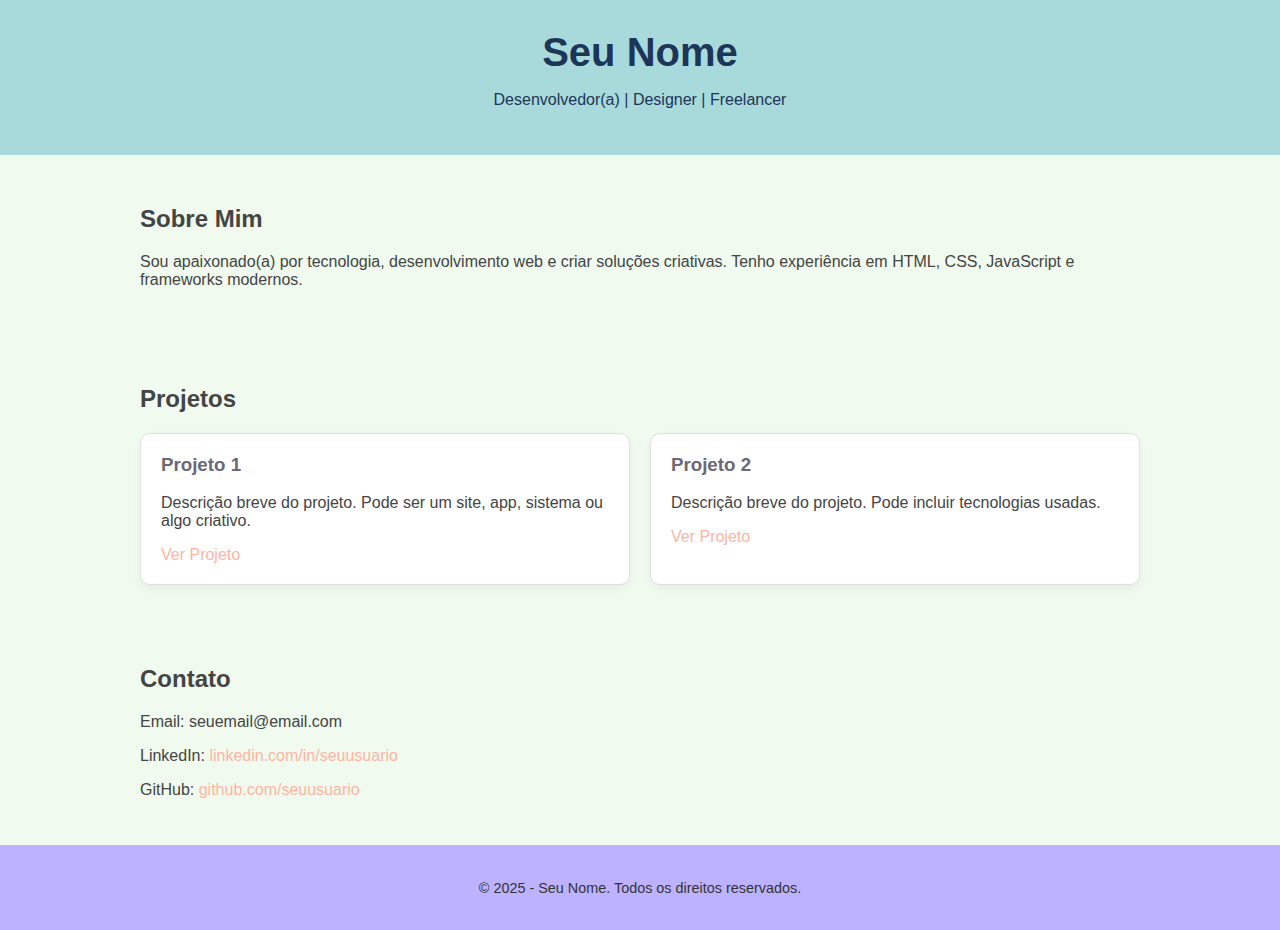
<file: portfolio.html>
<!DOCTYPE html>
<html lang="pt-BR">
<head>
  <meta charset="UTF-8" />
  <meta name="viewport" content="width=device-width, initial-scale=1.0" />
  <title>Meu Portfólio</title>
  <style>
    :root {
      --cor-primaria: #a8dadc;
      --cor-secundaria: #f1faee;
      --cor-destaque: #ffb4a2;
      --cor-texto: #444;
      --cor-footer: #bdb2ff;
    }

    body {
      font-family: 'Segoe UI', sans-serif;
      margin: 0;
      background-color: var(--cor-secundaria);
      color: var(--cor-texto);
    }

    header {
      background-color: var(--cor-primaria);
      padding: 30px;
      text-align: center;
      color: #1d3557;
    }

    header h1 {
      margin: 0;
      font-size: 2.5em;
    }

    section {
      padding: 30px 20px;
      max-width: 1000px;
      margin: auto;
    }

    .projetos {
      display: grid;
      grid-template-columns: repeat(auto-fit, minmax(250px, 1fr));
      gap: 20px;
      margin-top: 20px;
    }

    .projeto {
      background: white;
      padding: 20px;
      border-radius: 10px;
      box-shadow: 0 4px 10px rgba(0, 0, 0, 0.05);
      border: 1px solid #e0e0e0;
      transition: transform 0.2s ease;
    }

    .projeto:hover {
      transform: scale(1.03);
    }

    .projeto h3 {
      margin-top: 0;
      color: #6d6875;
    }

    a {
      color: var(--cor-destaque);
      text-decoration: none;
    }

    a:hover {
      text-decoration: underline;
    }

    footer {
      background-color: var(--cor-footer);
      color: #333;
      text-align: center;
      padding: 20px;
      font-size: 0.9em;
    }
  </style>
</head>
<body>
  <header>
    <h1>Seu Nome</h1>
    <p>Desenvolvedor(a) | Designer | Freelancer</p>
  </header>

  <section>
    <h2>Sobre Mim</h2>
    <p>Sou apaixonado(a) por tecnologia, desenvolvimento web e criar soluções criativas. Tenho experiência em HTML, CSS, JavaScript e frameworks modernos.</p>
  </section>

  <section>
    <h2>Projetos</h2>
    <div class="projetos">
      <div class="projeto">
        <h3>Projeto 1</h3>
        <p>Descrição breve do projeto. Pode ser um site, app, sistema ou algo criativo.</p>
        <a href="#">Ver Projeto</a>
      </div>
      <div class="projeto">
        <h3>Projeto 2</h3>
        <p>Descrição breve do projeto. Pode incluir tecnologias usadas.</p>
        <a href="#">Ver Projeto</a>
      </div>
    </div>
  </section>

  <section>
    <h2>Contato</h2>
    <p>Email: seuemail@email.com</p>
    <p>LinkedIn: <a href="https://www.linkedin.com/in/seuusuario" target="_blank">linkedin.com/in/seuusuario</a></p>
    <p>GitHub: <a href="https://github.com/seuusuario" target="_blank">github.com/seuusuario</a></p>
  </section>

  <footer>
    <p>&copy; 2025 - Seu Nome. Todos os direitos reservados.</p>
  </footer>
</body>
</html>
</file>
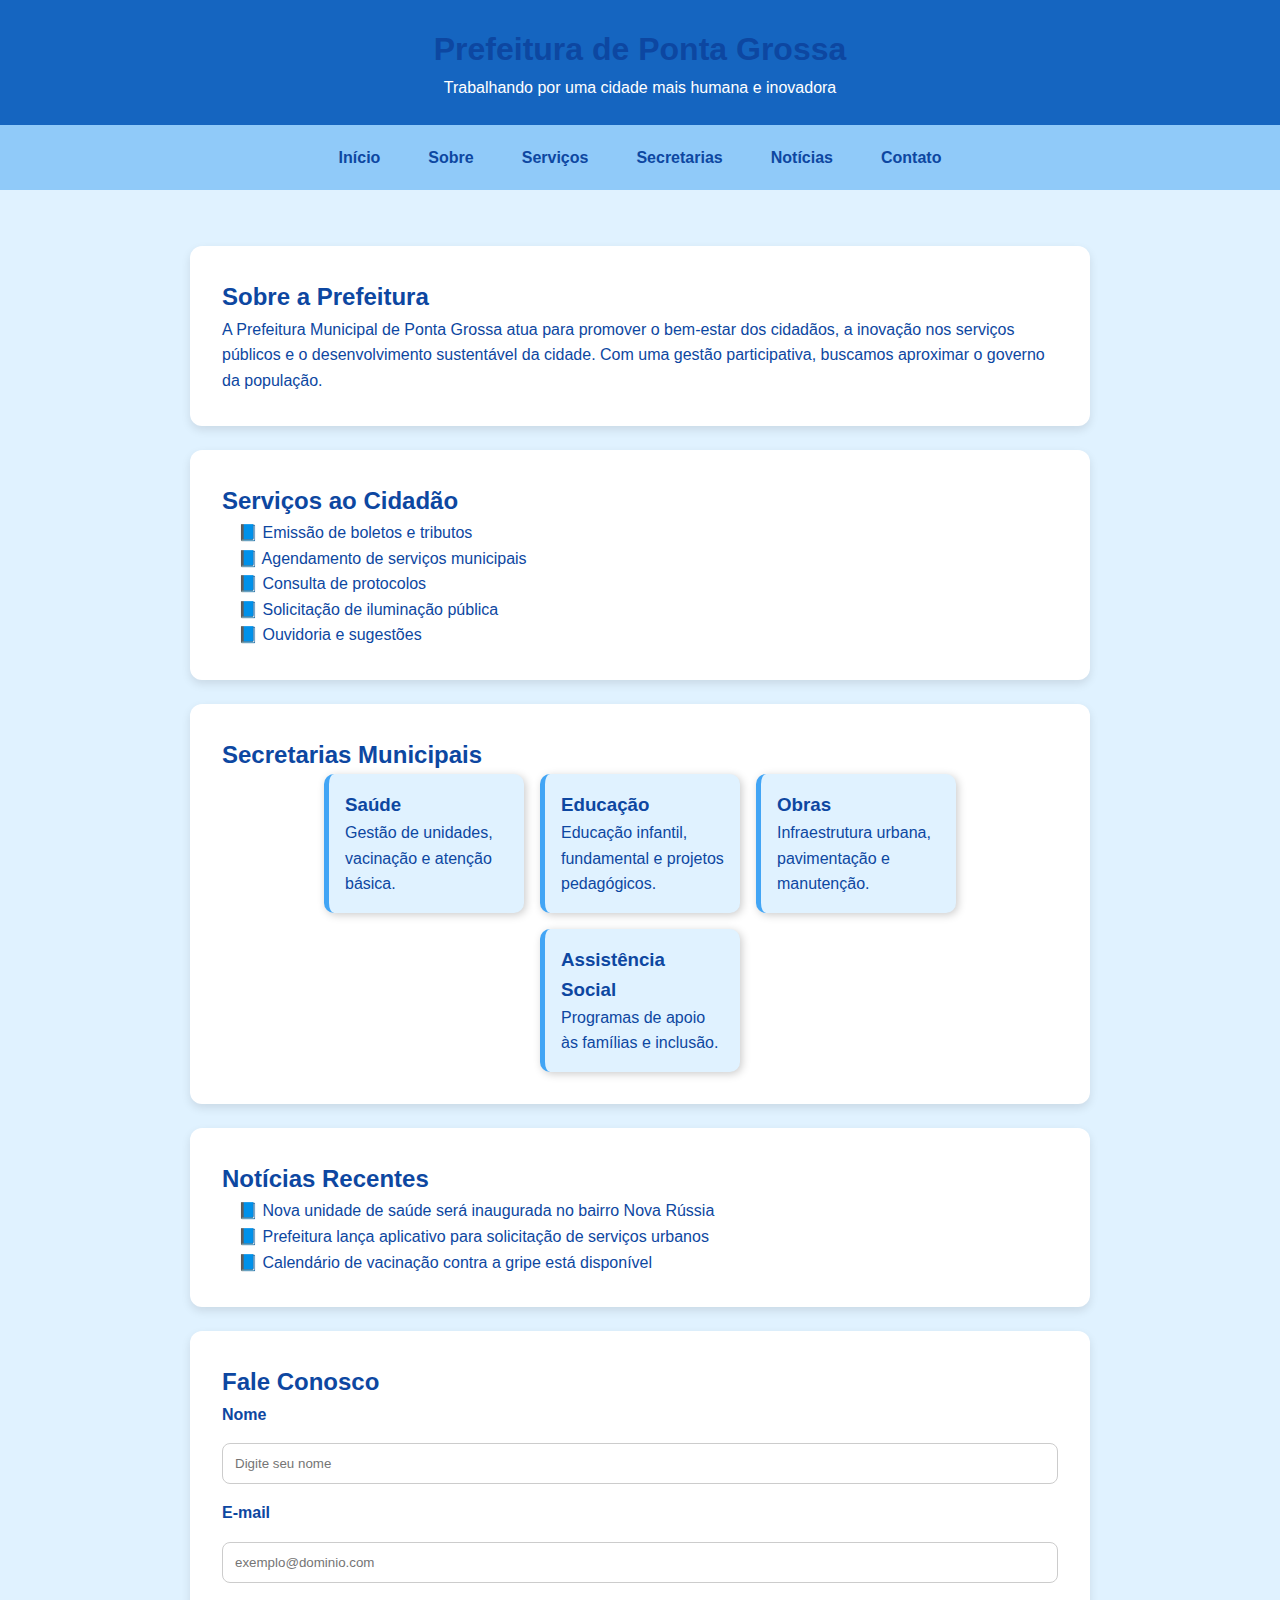
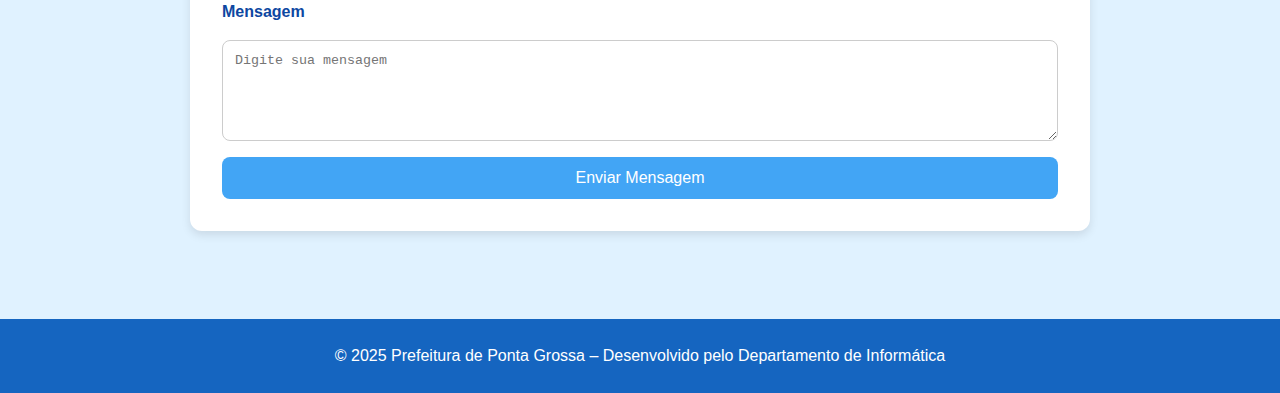
<file: prefeitura3.html>
<!DOCTYPE html>
<html lang="pt-BR">
<head>
  <meta charset="UTF-8" />
  <meta name="viewport" content="width=device-width, initial-scale=1.0"/>
  <title>Prefeitura de Ponta Grossa</title>
  <style>
    :root {
      --azul-claro: #e0f2ff;
      --azul-medio: #90caf9;
      --azul-escuro: #1565c0;
      --azul-profundo: #0d47a1;
      --azul-destaque: #42a5f5;
      --branco: #ffffff;
    }

    * {
      margin: 0;
      padding: 0;
      box-sizing: border-box;
    }

    body {
      font-family: "Segoe UI", Tahoma, Geneva, Verdana, sans-serif;
      background-color: var(--azul-claro);
      color: var(--azul-profundo);
      line-height: 1.6;
    }

    header {
      background-color: var(--azul-escuro);
      color: white;
      padding: 1.5rem;
      text-align: center;
    }

    nav {
      display: flex;
      justify-content: center;
      gap: 1rem;
      flex-wrap: wrap;
      background-color: var(--azul-medio);
      padding: 0.75rem;
    }

    nav a {
      text-decoration: none;
      color: var(--azul-profundo);
      font-weight: bold;
      padding: 0.5rem 1rem;
      border-radius: 8px;
      transition: background 0.3s;
    }

    nav a:hover {
      background-color: var(--azul-destaque);
      color: white;
    }

    main {
      padding: 2rem;
    }

    section {
      background-color: var(--branco);
      padding: 2rem;
      margin: 1.5rem auto;
      border-radius: 12px;
      max-width: 900px;
      box-shadow: 0 4px 10px rgba(0, 0, 0, 0.1);
    }

    h1, h2 {
      color: var(--azul-profundo);
    }

    ul {
      list-style: none;
      padding-left: 1rem;
    }

    ul li::before {
      content: "📘 ";
      color: var(--azul-destaque);
    }

    .secretarias {
      display: flex;
      flex-wrap: wrap;
      gap: 1rem;
      justify-content: center;
    }

    .card {
      background-color: var(--azul-claro);
      border-left: 5px solid var(--azul-destaque);
      border-radius: 10px;
      padding: 1rem;
      width: 200px;
      text-align: left;
      box-shadow: 2px 2px 8px #ccc;
    }

    form {
      display: flex;
      flex-direction: column;
      gap: 1rem;
    }

    label {
      font-weight: bold;
    }

    input, textarea {
      padding: 0.75rem;
      border-radius: 8px;
      border: 1px solid #ccc;
    }

    button {
      background-color: var(--azul-destaque);
      color: white;
      border: none;
      padding: 0.75rem;
      border-radius: 8px;
      font-size: 1rem;
      cursor: pointer;
    }

    button:hover {
      background-color: var(--azul-escuro);
    }

    footer {
      text-align: center;
      padding: 1.5rem;
      background-color: var(--azul-escuro);
      color: white;
      margin-top: 2rem;
    }

    @media (max-width: 600px) {
      nav {
        flex-direction: column;
      }

      .secretarias {
        flex-direction: column;
        align-items: center;
      }

      section {
        margin: 1rem;
      }
    }
  </style>
</head>
<body>
  <header>
    <h1>Prefeitura de Ponta Grossa</h1>
    <p>Trabalhando por uma cidade mais humana e inovadora</p>
  </header>

  <nav aria-label="Menu principal">
    <a href="#">Início</a>
    <a href="#sobre">Sobre</a>
    <a href="#servicos">Serviços</a>
    <a href="#secretarias">Secretarias</a>
    <a href="#noticias">Notícias</a>
    <a href="#contato">Contato</a>
  </nav>

  <main>
    <section id="sobre">
      <h2>Sobre a Prefeitura</h2>
      <p>A Prefeitura Municipal de Ponta Grossa atua para promover o bem-estar dos cidadãos, a inovação nos serviços públicos e o desenvolvimento sustentável da cidade. Com uma gestão participativa, buscamos aproximar o governo da população.</p>
    </section>

    <section id="servicos">
      <h2>Serviços ao Cidadão</h2>
      <ul>
        <li>Emissão de boletos e tributos</li>
        <li>Agendamento de serviços municipais</li>
        <li>Consulta de protocolos</li>
        <li>Solicitação de iluminação pública</li>
        <li>Ouvidoria e sugestões</li>
      </ul>
    </section>

    <section id="secretarias">
      <h2>Secretarias Municipais</h2>
      <div class="secretarias">
        <div class="card">
          <h3>Saúde</h3>
          <p>Gestão de unidades, vacinação e atenção básica.</p>
        </div>
        <div class="card">
          <h3>Educação</h3>
          <p>Educação infantil, fundamental e projetos pedagógicos.</p>
        </div>
        <div class="card">
          <h3>Obras</h3>
          <p>Infraestrutura urbana, pavimentação e manutenção.</p>
        </div>
        <div class="card">
          <h3>Assistência Social</h3>
          <p>Programas de apoio às famílias e inclusão.</p>
        </div>
      </div>
    </section>

    <section id="noticias">
      <h2>Notícias Recentes</h2>
      <ul>
        <li>Nova unidade de saúde será inaugurada no bairro Nova Rússia</li>
        <li>Prefeitura lança aplicativo para solicitação de serviços urbanos</li>
        <li>Calendário de vacinação contra a gripe está disponível</li>
      </ul>
    </section>

    <section id="contato">
      <h2>Fale Conosco</h2>
      <form aria-label="Formulário de contato">
        <label for="nome">Nome</label>
        <input type="text" id="nome" name="nome" placeholder="Digite seu nome" required>

        <label for="email">E-mail</label>
        <input type="email" id="email" name="email" placeholder="exemplo@dominio.com" required>

        <label for="mensagem">Mensagem</label>
        <textarea id="mensagem" name="mensagem" rows="5" placeholder="Digite sua mensagem" required></textarea>

        <button type="submit">Enviar Mensagem</button>
      </form>
    </section>
  </main>

  <footer>
    &copy; 2025 Prefeitura de Ponta Grossa – Desenvolvido pelo Departamento de Informática
  </footer>
</body>
</html>
</file>
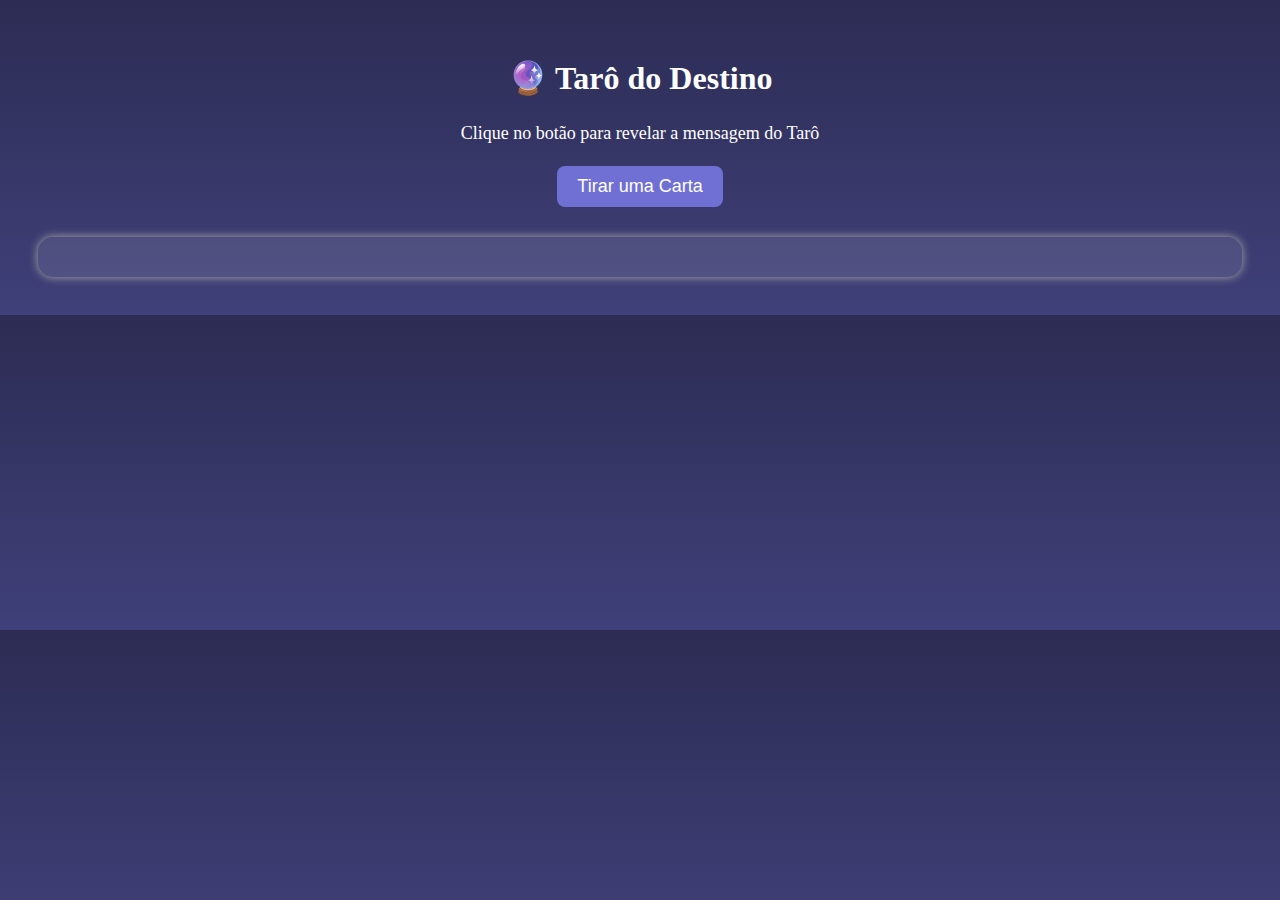
<file: tarot.html>
<!DOCTYPE html>
<html lang="pt-br">
<head>
  <meta charset="UTF-8">
  <title>Tarô do Destino</title>
  <style>
    body {
      background: linear-gradient(#2c2c54, #40407a);
      color: #fff;
      font-family: 'Georgia', serif;
      text-align: center;
      padding: 30px;
    }
    button {
      padding: 10px 20px;
      font-size: 18px;
      background: #706fd3;
      border: none;
      color: white;
      border-radius: 8px;
      cursor: pointer;
    }
    .carta {
      margin-top: 30px;
      background: rgba(255, 255, 255, 0.1);
      padding: 20px;
      border-radius: 15px;
      box-shadow: 0 0 10px #aaa;
    }
    h2 {
      font-size: 26px;
      margin-bottom: 10px;
    }
    p {
      font-size: 18px;
      line-height: 1.6;
    }
  </style>
</head>
<body>
  <h1>🔮 Tarô do Destino</h1>
  <p>Clique no botão para revelar a mensagem do Tarô</p>
  <button onclick="sortearCarta()">Tirar uma Carta</button>
  
  <div class="carta" id="resultado"></div>

  <script>
    const cartas = [
      { nome: "O Louco", significado: "Início de uma nova jornada, espontaneidade, liberdade. Confie no universo e abrace o desconhecido." },
      { nome: "O Mago", significado: "Poder de manifestação, criatividade, iniciativa. Você tem todas as ferramentas para começar algo novo com sucesso." },
      { nome: "A Sacerdotisa", significado: "Mistério, intuição, conhecimento oculto. Confie em sua sabedoria interior e ouça o silêncio." },
      { nome: "A Imperatriz", significado: "Fertilidade, abundância, beleza. Período fértil para ideias, projetos ou até gravidez." },
      { nome: "O Imperador", significado: "Autoridade, estrutura, liderança. Tempo de assumir o controle com maturidade e disciplina." },
      { nome: "O Hierofante", significado: "Tradições, espiritualidade, aprendizado. Busque sabedoria com mestres e guias espirituais." },
      { nome: "Os Amantes", significado: "Escolhas importantes, união, amor verdadeiro. Decida com o coração alinhado à razão." },
      { nome: "O Carro", significado: "Determinação, conquista, superação. Avance com confiança rumo ao seu objetivo." },
      { nome: "A Força", significado: "Coragem, domínio das emoções, compaixão. Sua força vem da calma e da compreensão." },
      { nome: "O Eremita", significado: "Isolamento necessário, busca interior, sabedoria. Tempo de introspecção e reflexão." },
      { nome: "A Roda da Fortuna", significado: "Mudanças inesperadas, destino em movimento. Aceite o fluxo da vida com fé." },
      { nome: "A Justiça", significado: "Equilíbrio, verdade, responsabilidade. Cuidado com decisões — colhemos o que plantamos." },
      { nome: "O Enforcado", significado: "Pausa, sacrifício, mudança de perspectiva. Veja as coisas por outro ângulo antes de agir." },
      { nome: "A Morte", significado: "Transformação profunda, fim de um ciclo. Deixe ir o velho para que o novo renasça." },
      { nome: "A Temperança", significado: "Equilíbrio, harmonia, cura. Evite extremos, busque moderação e paz interior." },
      { nome: "O Diabo", significado: "Desejos intensos, vícios, ilusões. Rompa correntes que te aprisionam emocionalmente." },
      { nome: "A Torre", significado: "Ruptura, revelações, libertação. Algo precisa cair para que você reconstrua com verdade." },
      { nome: "A Estrela", significado: "Esperança, inspiração, conexão espiritual. Confie no futuro com leveza e fé renovada." },
      { nome: "A Lua", significado: "Ilusões, confusão, sensibilidade. Nem tudo está claro — escute seus sonhos e intuições." },
      { nome: "O Sol", significado: "Clareza, sucesso, felicidade. Tudo caminha para a realização e alegria plena." },
      { nome: "O Julgamento", significado: "Despertar, renascimento, karma. Momento de avaliar o passado e recomeçar." },
      { nome: "O Mundo", significado: "Conclusão, realização, plenitude. Um ciclo se fecha com vitória e paz interior." },
  { nome: "Ás de Copas", significado: "Amor, novos sentimentos, intuição. Início de algo emocionalmente positivo." },
  { nome: "Dois de Copas", significado: "Parceria, união, conexão emocional. Relacionamentos harmoniosos." },
  { nome: "Três de Copas", significado: "Celebração, amizade, comunhão. Alegria compartilhada." },
  { nome: "Quatro de Copas", significado: "Tédio, introspecção, insatisfação emocional. Recusa em ver oportunidades." },
  { nome: "Cinco de Copas", significado: "Perda, arrependimento, mágoa. Foco no que foi perdido." },
  { nome: "Seis de Copas", significado: "Nostalgia, memórias, infância. Retorno ao passado." },
  { nome: "Sete de Copas", significado: "Ilusões, escolhas, fantasia. Muitas opções, cuidado com enganos." },
  { nome: "Oito de Copas", significado: "Desapego, busca interior, deixar para trás. Seguir novos caminhos." },
  { nome: "Nove de Copas", significado: "Satisfação, desejo realizado, prazer. Momento de contentamento." },
  { nome: "Dez de Copas", significado: "Felicidade familiar, harmonia, realização emocional." },
  { nome: "Pajem de Copas", significado: "Mensagem emocional, sensibilidade, intuição jovem." },
  { nome: "Cavaleiro de Copas", significado: "Romance, charme, proposta amorosa. Movimento emocional." },
  { nome: "Rainha de Copas", significado: "Compaixão, intuição, apoio emocional. Amor incondicional." },
  { nome: "Rei de Copas", significado: "Maturidade emocional, equilíbrio, conselheiro compassivo." },

  { nome: "Ás de Paus", significado: "Inspiração, novos começos, criatividade. Energia de ação." },
  { nome: "Dois de Paus", significado: "Planejamento, visão, escolhas. Expandir horizontes." },
  { nome: "Três de Paus", significado: "Progresso, oportunidades, expansão. Resultados surgindo." },
  { nome: "Quatro de Paus", significado: "Celebração, estabilidade, lar. Recompensa por esforço." },
  { nome: "Cinco de Paus", significado: "Conflito, competição, desafios. Necessidade de se destacar." },
  { nome: "Seis de Paus", significado: "Vitória, reconhecimento, sucesso público." },
  { nome: "Sete de Paus", significado: "Defesa, coragem, manter posição." },
  { nome: "Oito de Paus", significado: "Ação rápida, progresso, movimento." },
  { nome: "Nove de Paus", significado: "Resiliência, proteção, vigilância." },
  { nome: "Dez de Paus", significado: "Sobrecarga, responsabilidade, peso." },
  { nome: "Pajem de Paus", significado: "Entusiasmo, mensagem criativa, descoberta." },
  { nome: "Cavaleiro de Paus", significado: "Aventura, impulsividade, ação determinada." },
  { nome: "Rainha de Paus", significado: "Confiança, liderança, charme. Inspiração feminina." },
  { nome: "Rei de Paus", significado: "Visão, liderança, empreendedorismo." },

  { nome: "Ás de Espadas", significado: "Clareza mental, verdade, justiça. Novo começo intelectual." },
  { nome: "Dois de Espadas", significado: "Decisão difícil, impasse, equilíbrio delicado." },
  { nome: "Três de Espadas", significado: "Dor, separação, mágoa emocional." },
  { nome: "Quatro de Espadas", significado: "Descanso, recuperação, pausa necessária." },
  { nome: "Cinco de Espadas", significado: "Conflito, derrota, tensão. Vitória amarga." },
  { nome: "Seis de Espadas", significado: "Transição, mudança, alívio." },
  { nome: "Sete de Espadas", significado: "Engano, furtividade, estratégias escondidas." },
  { nome: "Oito de Espadas", significado: "Restrição, medo, prisão mental." },
  { nome: "Nove de Espadas", significado: "Ansiedade, pesadelos, preocupação excessiva." },
  { nome: "Dez de Espadas", significado: "Fim doloroso, traição, colapso." },
  { nome: "Pajem de Espadas", significado: "Curiosidade, vigilância, mente ativa." },
  { nome: "Cavaleiro de Espadas", significado: "Ação veloz, determinação, impetuosidade." },
  { nome: "Rainha de Espadas", significado: "Intelecto, lógica, comunicação direta." },
  { nome: "Rei de Espadas", significado: "Autoridade mental, razão, justiça." },

  { nome: "Ás de Ouros", significado: "Novos começos materiais, oportunidades, prosperidade." },
  { nome: "Dois de Ouros", significado: "Equilíbrio financeiro, adaptação, prioridades." },
  { nome: "Três de Ouros", significado: "Colaboração, aprendizado, trabalho em equipe." },
  { nome: "Quatro de Ouros", significado: "Apego, controle, segurança financeira." },
  { nome: "Cinco de Ouros", significado: "Perda material, dificuldades, isolamento." },
  { nome: "Seis de Ouros", significado: "Generosidade, ajuda, equilíbrio entre dar e receber." },
  { nome: "Sete de Ouros", significado: "Paciência, progresso lento, avaliação." },
  { nome: "Oito de Ouros", significado: "Trabalho duro, habilidade, aperfeiçoamento." },
  { nome: "Nove de Ouros", significado: "Conquista, luxo, independência financeira." },
  { nome: "Dez de Ouros", significado: "Estabilidade, legado, sucesso duradouro." },
  { nome: "Pajem de Ouros", significado: "Estudo, novas oportunidades, foco material." },
  { nome: "Cavaleiro de Ouros", significado: "Persistência, responsabilidade, progresso lento." },
  { nome: "Rainha de Ouros", significado: "Cuidado, segurança, prosperidade prática." },
  { nome: "Rei de Ouros", significado: "Sucesso material, estabilidade, liderança no mundo financeiro." }     
    ];

    function sortearCarta() {
      const carta = cartas[Math.floor(Math.random() * cartas.length)];
      document.getElementById("resultado").innerHTML = `
        <h2>${carta.nome}</h2>
        <p>${carta.significado}</p>
      `;
    }
  </script>
</body>
</html>
</file>
<file: css/style.css>
@import "./global.css";
@import "./header.css";
@import "./introducao.css";
@import "./experiencia.css";
@import "./formacao.css";
@import "./footer.css";
</file>
